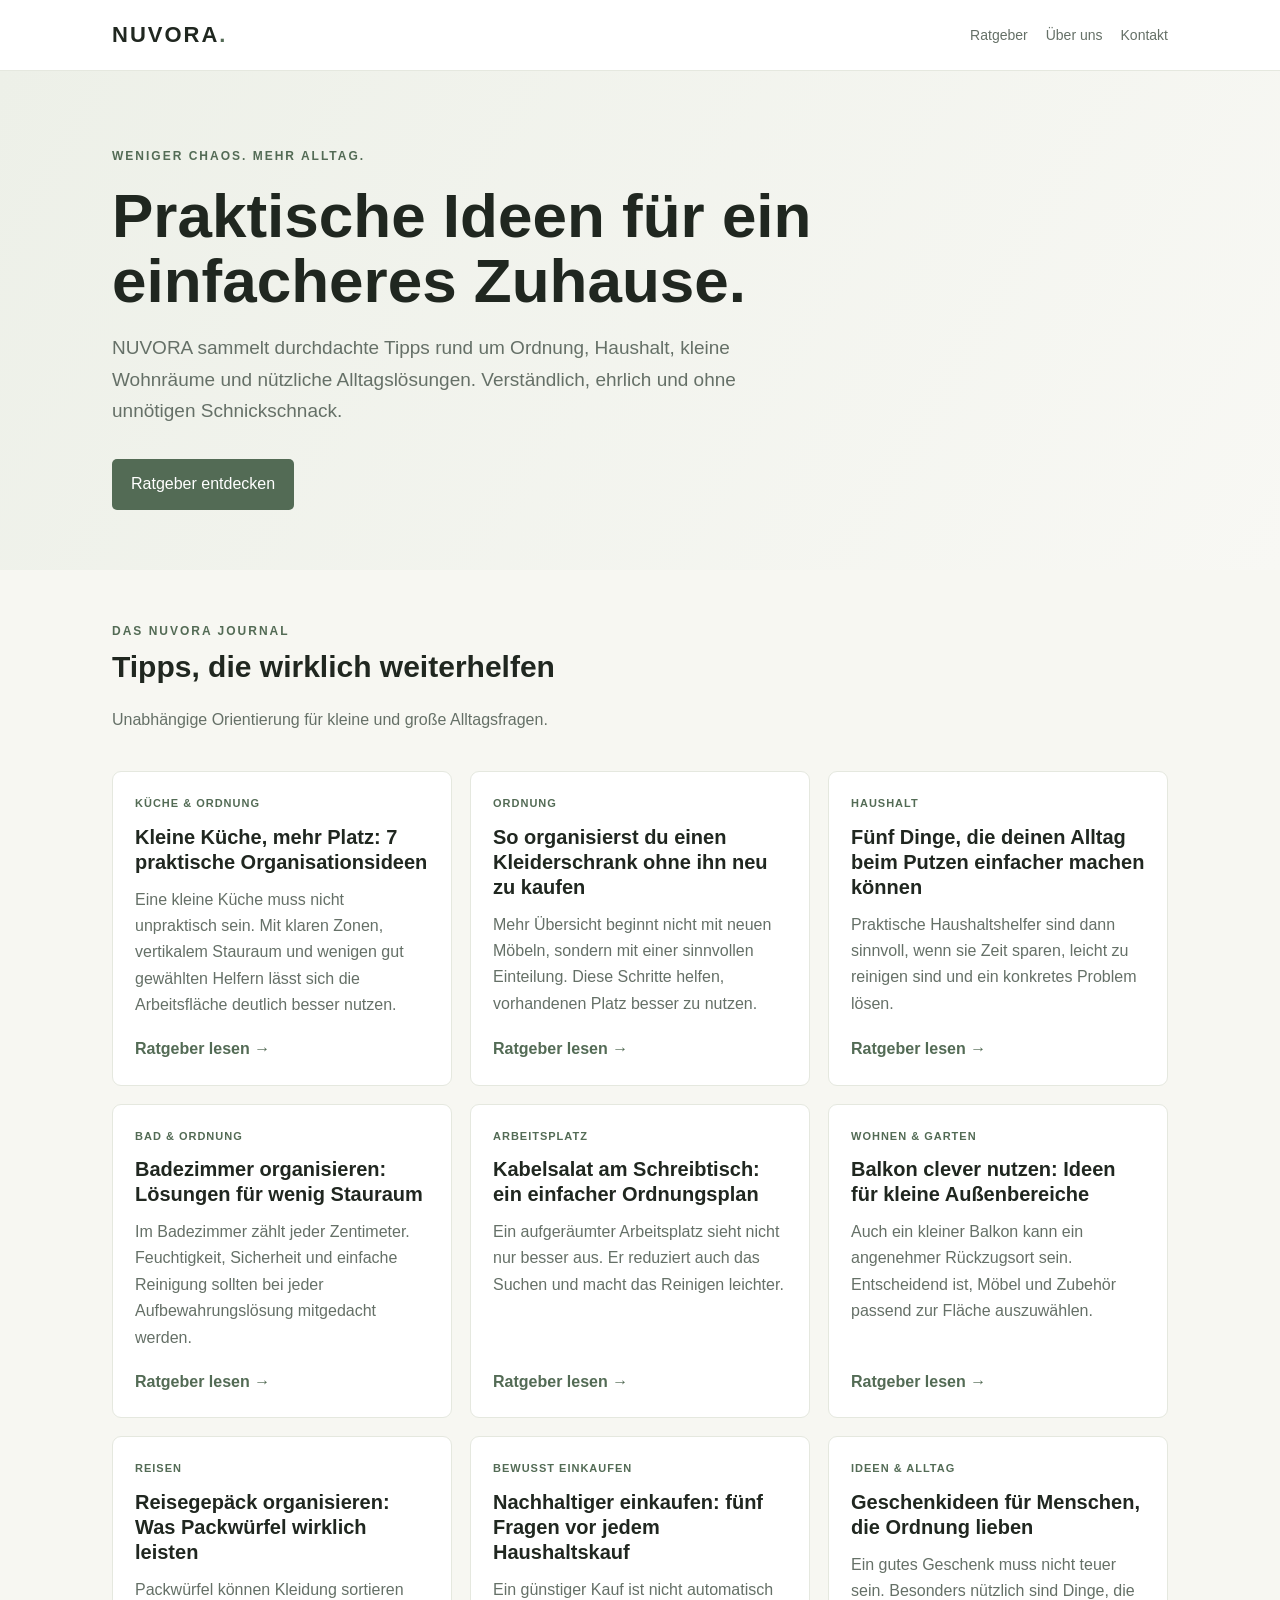
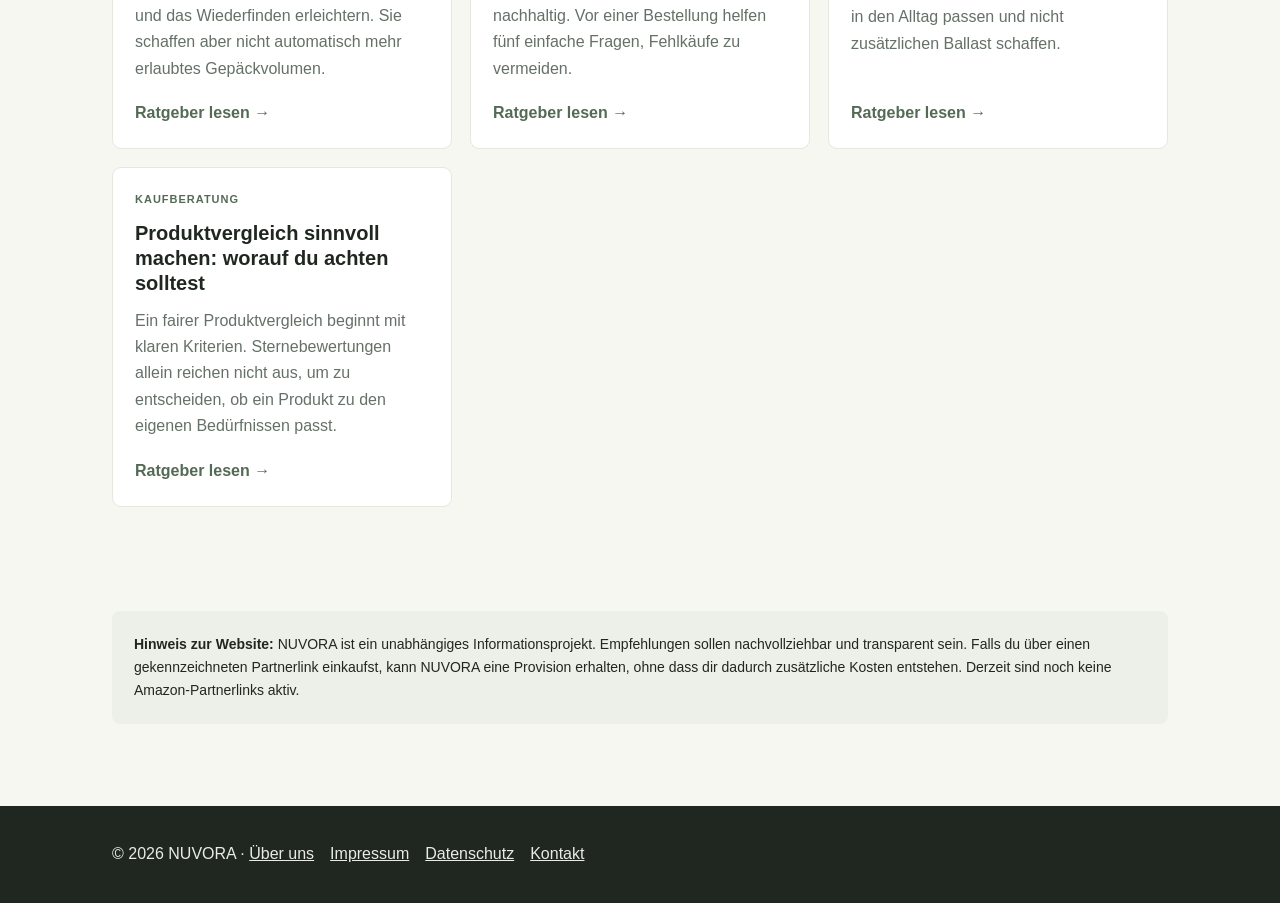
<file: index.html>
<!doctype html><html lang="de"><head><meta charset="utf-8"><meta name="viewport" content="width=device-width,initial-scale=1"><title>NUVORA – Ideen für einen einfacheren Alltag</title><meta name="description" content="Praktische Ideen, unabhängige Orientierung und Ratgeber für Zuhause, Ordnung und Alltag."><link rel="stylesheet" href="style.css"></head><body>
<header><div class="nav"><a class="logo" href="index.html">NUVORA<span>.</span></a><nav><a href="#ratgeber">Ratgeber</a><a href="ueber-uns.html">Über uns</a><a href="kontakt.html">Kontakt</a></nav></div></header>
<main><section class="hero"><div class="wrap"><div class="eyebrow">Weniger Chaos. Mehr Alltag.</div><h1>Praktische Ideen für ein einfacheres Zuhause.</h1><p class="lead">NUVORA sammelt durchdachte Tipps rund um Ordnung, Haushalt, kleine Wohnräume und nützliche Alltagslösungen. Verständlich, ehrlich und ohne unnötigen Schnickschnack.</p><a class="button" href="#ratgeber">Ratgeber entdecken</a></div></section>
<section id="ratgeber"><div class="wrap"><div class="section-head"><div><div class="eyebrow">Das NUVORA Journal</div><h2>Tipps, die wirklich weiterhelfen</h2><p class="muted">Unabhängige Orientierung für kleine und große Alltagsfragen.</p></div></div><div class="grid"><article class="card"><div class="tag">Küche & Ordnung</div><h3>Kleine Küche, mehr Platz: 7 praktische Organisationsideen</h3><p>Eine kleine Küche muss nicht unpraktisch sein. Mit klaren Zonen, vertikalem Stauraum und wenigen gut gewählten Helfern lässt sich die Arbeitsfläche deutlich besser nutzen.</p><a href="artikel/kleine-kuche-mehr-platz-7-praktische-organisationsideen.html">Ratgeber lesen →</a></article><article class="card"><div class="tag">Ordnung</div><h3>So organisierst du einen Kleiderschrank ohne ihn neu zu kaufen</h3><p>Mehr Übersicht beginnt nicht mit neuen Möbeln, sondern mit einer sinnvollen Einteilung. Diese Schritte helfen, vorhandenen Platz besser zu nutzen.</p><a href="artikel/so-organisierst-du-einen-kleiderschrank-ohne-ihn-neu-zu-kaufen.html">Ratgeber lesen →</a></article><article class="card"><div class="tag">Haushalt</div><h3>Fünf Dinge, die deinen Alltag beim Putzen einfacher machen können</h3><p>Praktische Haushaltshelfer sind dann sinnvoll, wenn sie Zeit sparen, leicht zu reinigen sind und ein konkretes Problem lösen.</p><a href="artikel/funf-dinge-die-deinen-alltag-beim-putzen-einfacher-machen-konnen.html">Ratgeber lesen →</a></article><article class="card"><div class="tag">Bad & Ordnung</div><h3>Badezimmer organisieren: Lösungen für wenig Stauraum</h3><p>Im Badezimmer zählt jeder Zentimeter. Feuchtigkeit, Sicherheit und einfache Reinigung sollten bei jeder Aufbewahrungslösung mitgedacht werden.</p><a href="artikel/badezimmer-organisieren-losungen-fur-wenig-stauraum.html">Ratgeber lesen →</a></article><article class="card"><div class="tag">Arbeitsplatz</div><h3>Kabelsalat am Schreibtisch: ein einfacher Ordnungsplan</h3><p>Ein aufgeräumter Arbeitsplatz sieht nicht nur besser aus. Er reduziert auch das Suchen und macht das Reinigen leichter.</p><a href="artikel/kabelsalat-am-schreibtisch-ein-einfacher-ordnungsplan.html">Ratgeber lesen →</a></article><article class="card"><div class="tag">Wohnen & Garten</div><h3>Balkon clever nutzen: Ideen für kleine Außenbereiche</h3><p>Auch ein kleiner Balkon kann ein angenehmer Rückzugsort sein. Entscheidend ist, Möbel und Zubehör passend zur Fläche auszuwählen.</p><a href="artikel/balkon-clever-nutzen-ideen-fur-kleine-auenbereiche.html">Ratgeber lesen →</a></article><article class="card"><div class="tag">Reisen</div><h3>Reisegepäck organisieren: Was Packwürfel wirklich leisten</h3><p>Packwürfel können Kleidung sortieren und das Wiederfinden erleichtern. Sie schaffen aber nicht automatisch mehr erlaubtes Gepäckvolumen.</p><a href="artikel/reisegepack-organisieren-was-packwurfel-wirklich-leisten.html">Ratgeber lesen →</a></article><article class="card"><div class="tag">Bewusst einkaufen</div><h3>Nachhaltiger einkaufen: fünf Fragen vor jedem Haushaltskauf</h3><p>Ein günstiger Kauf ist nicht automatisch nachhaltig. Vor einer Bestellung helfen fünf einfache Fragen, Fehlkäufe zu vermeiden.</p><a href="artikel/nachhaltiger-einkaufen-funf-fragen-vor-jedem-haushaltskauf.html">Ratgeber lesen →</a></article><article class="card"><div class="tag">Ideen & Alltag</div><h3>Geschenkideen für Menschen, die Ordnung lieben</h3><p>Ein gutes Geschenk muss nicht teuer sein. Besonders nützlich sind Dinge, die in den Alltag passen und nicht zusätzlichen Ballast schaffen.</p><a href="artikel/geschenkideen-fur-menschen-die-ordnung-lieben.html">Ratgeber lesen →</a></article><article class="card"><div class="tag">Kaufberatung</div><h3>Produktvergleich sinnvoll machen: worauf du achten solltest</h3><p>Ein fairer Produktvergleich beginnt mit klaren Kriterien. Sternebewertungen allein reichen nicht aus, um zu entscheiden, ob ein Produkt zu den eigenen Bedürfnissen passt.</p><a href="artikel/produktvergleich-sinnvoll-machen-worauf-du-achten-solltest.html">Ratgeber lesen →</a></article></div></div></section>
<section><div class="wrap"><div class="notice"><strong>Hinweis zur Website:</strong> NUVORA ist ein unabhängiges Informationsprojekt. Empfehlungen sollen nachvollziehbar und transparent sein. Falls du über einen gekennzeichneten Partnerlink einkaufst, kann NUVORA eine Provision erhalten, ohne dass dir dadurch zusätzliche Kosten entstehen. Derzeit sind noch keine Amazon-Partnerlinks aktiv.</div></div></section></main>
<footer><div class="wrap">© 2026 NUVORA · <a href="ueber-uns.html">Über uns</a><a href="impressum.html">Impressum</a><a href="datenschutz.html">Datenschutz</a><a href="kontakt.html">Kontakt</a></div></footer></body></html>
</file>
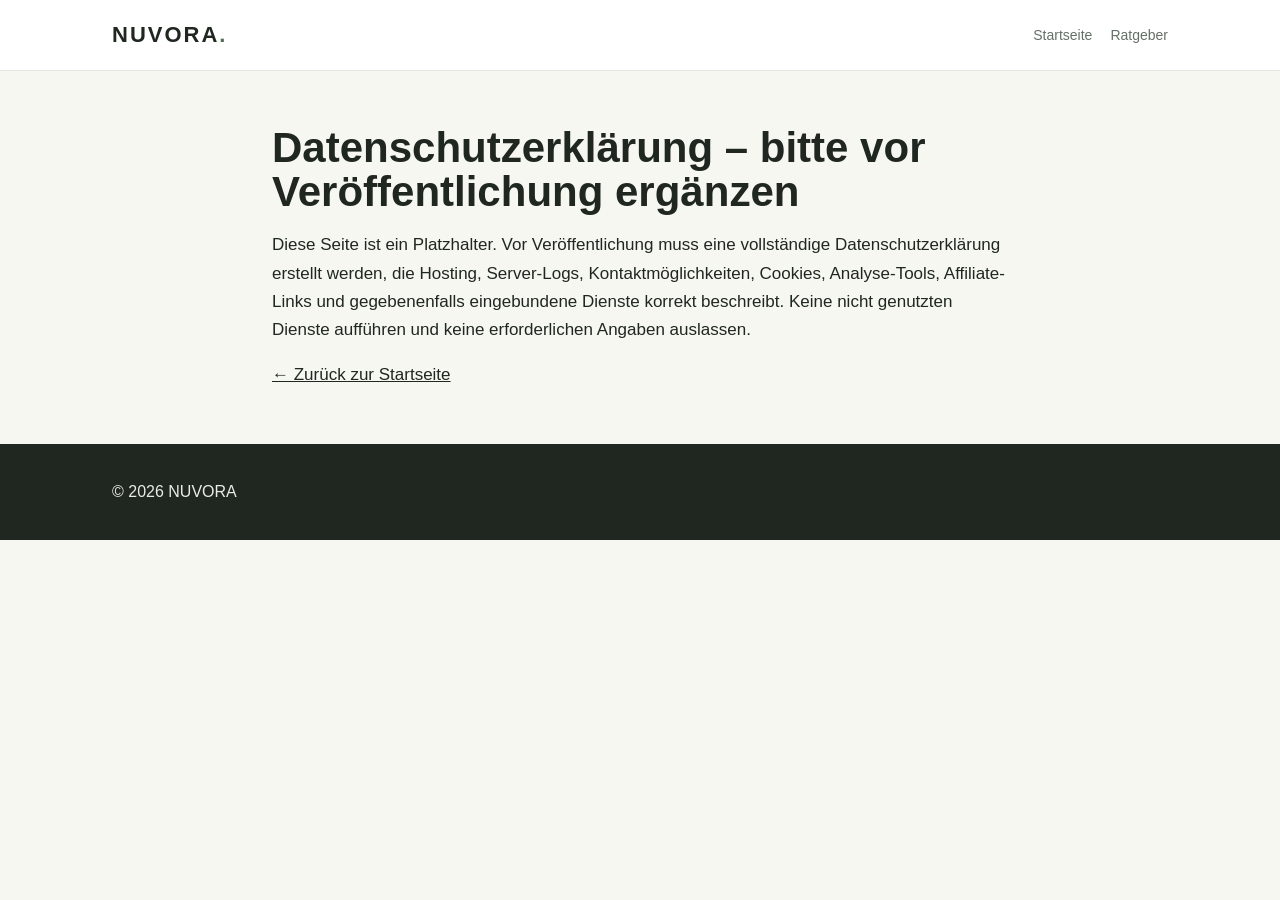
<file: datenschutz.html>
<!doctype html><html lang="de"><head><meta charset="utf-8"><meta name="viewport" content="width=device-width,initial-scale=1"><title>Datenschutzerklärung – bitte vor Veröffentlichung ergänzen | NUVORA</title><link rel="stylesheet" href="style.css"></head><body><header><div class="nav"><a class="logo" href="index.html">NUVORA<span>.</span></a><nav><a href="index.html">Startseite</a><a href="index.html#ratgeber">Ratgeber</a></nav></div></header><main class="article"><h1>Datenschutzerklärung – bitte vor Veröffentlichung ergänzen</h1><p>Diese Seite ist ein Platzhalter. Vor Veröffentlichung muss eine vollständige Datenschutzerklärung erstellt werden, die Hosting, Server-Logs, Kontaktmöglichkeiten, Cookies, Analyse-Tools, Affiliate-Links und gegebenenfalls eingebundene Dienste korrekt beschreibt. Keine nicht genutzten Dienste aufführen und keine erforderlichen Angaben auslassen.</p><p><a href="index.html">← Zurück zur Startseite</a></p></main><footer><div class="wrap">© 2026 NUVORA</div></footer></body></html>
</file>
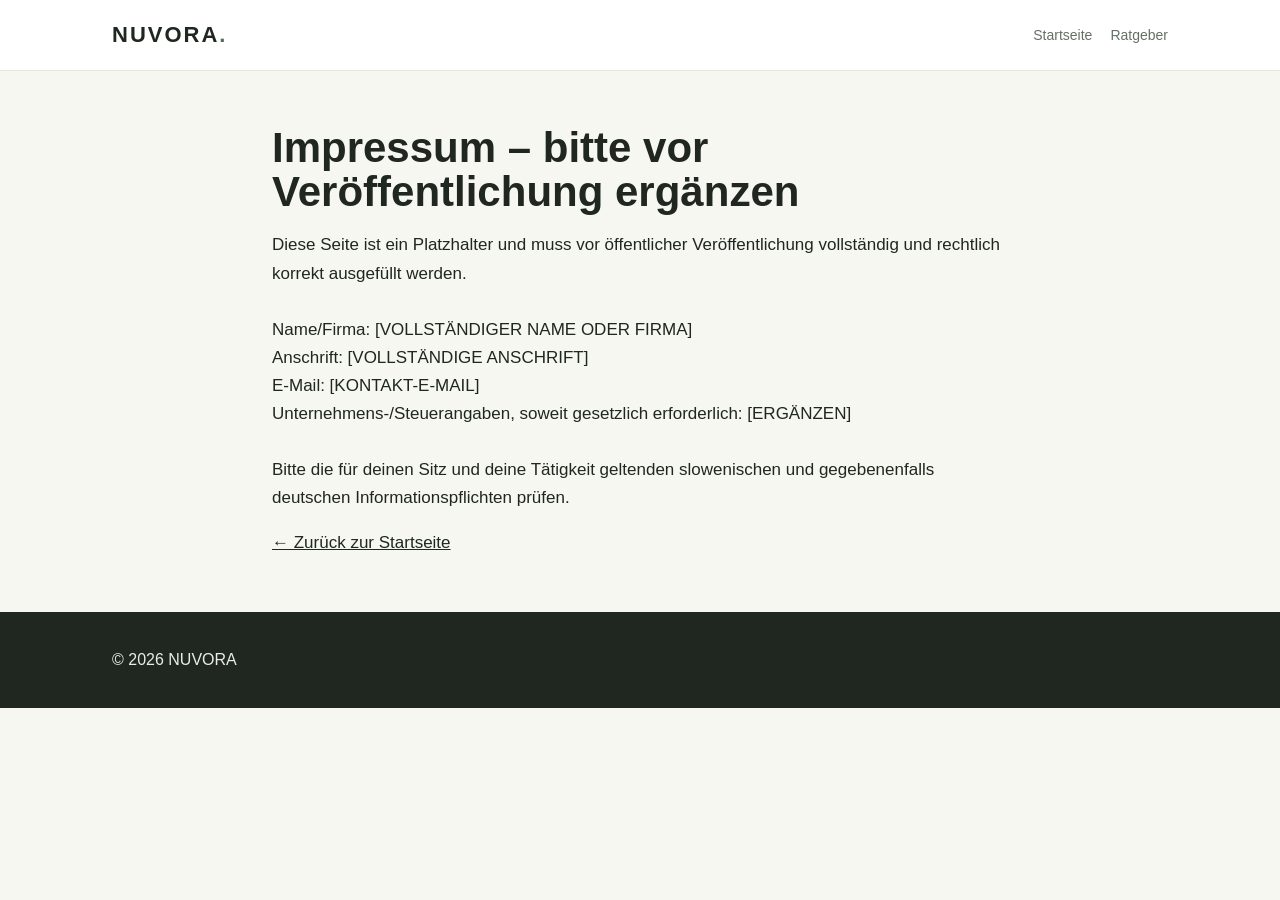
<file: impressum.html>
<!doctype html><html lang="de"><head><meta charset="utf-8"><meta name="viewport" content="width=device-width,initial-scale=1"><title>Impressum – bitte vor Veröffentlichung ergänzen | NUVORA</title><link rel="stylesheet" href="style.css"></head><body><header><div class="nav"><a class="logo" href="index.html">NUVORA<span>.</span></a><nav><a href="index.html">Startseite</a><a href="index.html#ratgeber">Ratgeber</a></nav></div></header><main class="article"><h1>Impressum – bitte vor Veröffentlichung ergänzen</h1><p>Diese Seite ist ein Platzhalter und muss vor öffentlicher Veröffentlichung vollständig und rechtlich korrekt ausgefüllt werden.<br><br>Name/Firma: [VOLLSTÄNDIGER NAME ODER FIRMA]<br>Anschrift: [VOLLSTÄNDIGE ANSCHRIFT]<br>E-Mail: [KONTAKT-E-MAIL]<br>Unternehmens-/Steuerangaben, soweit gesetzlich erforderlich: [ERGÄNZEN]<br><br>Bitte die für deinen Sitz und deine Tätigkeit geltenden slowenischen und gegebenenfalls deutschen Informationspflichten prüfen.</p><p><a href="index.html">← Zurück zur Startseite</a></p></main><footer><div class="wrap">© 2026 NUVORA</div></footer></body></html>
</file>
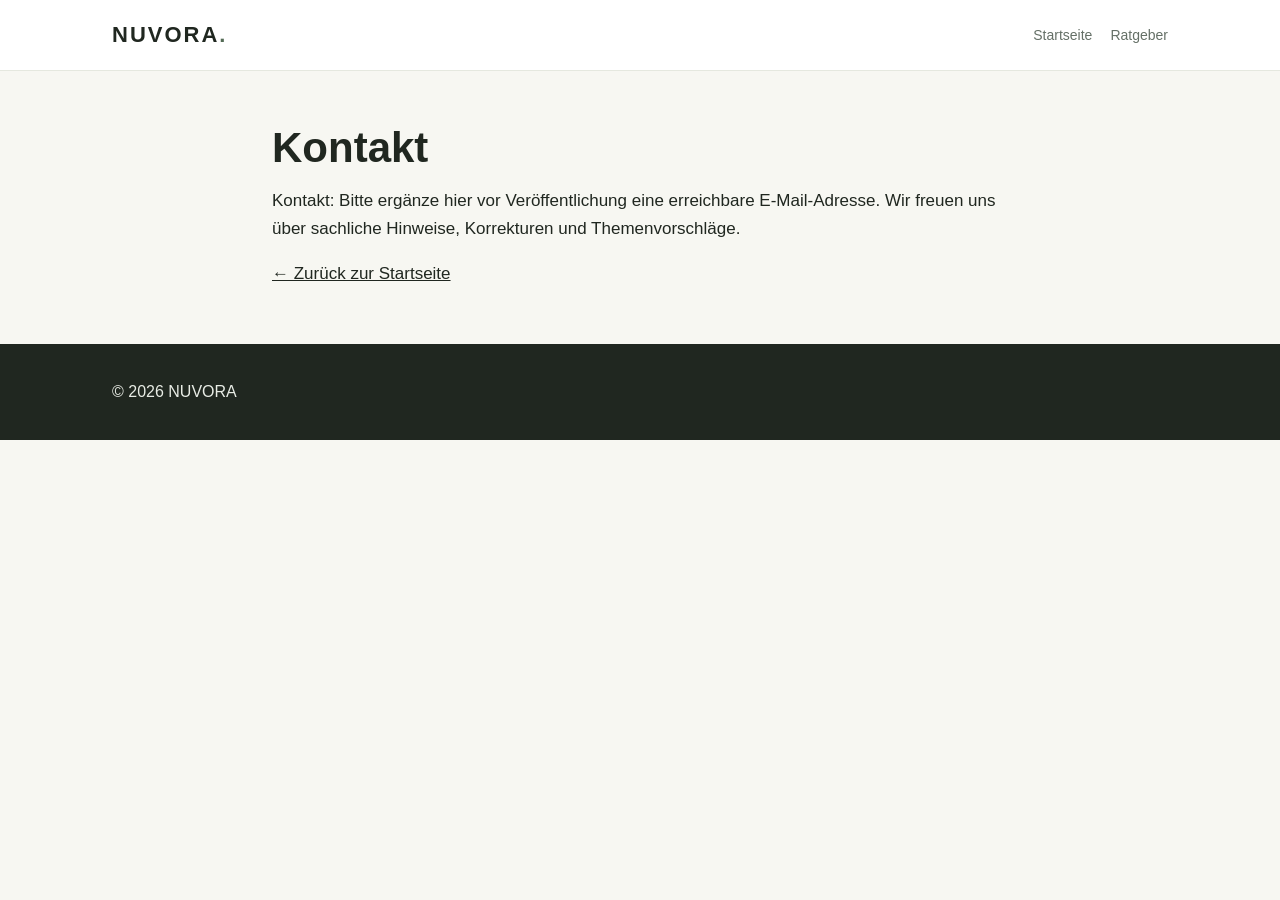
<file: kontakt.html>
<!doctype html><html lang="de"><head><meta charset="utf-8"><meta name="viewport" content="width=device-width,initial-scale=1"><title>Kontakt | NUVORA</title><link rel="stylesheet" href="style.css"></head><body><header><div class="nav"><a class="logo" href="index.html">NUVORA<span>.</span></a><nav><a href="index.html">Startseite</a><a href="index.html#ratgeber">Ratgeber</a></nav></div></header><main class="article"><h1>Kontakt</h1><p>Kontakt: Bitte ergänze hier vor Veröffentlichung eine erreichbare E-Mail-Adresse. Wir freuen uns über sachliche Hinweise, Korrekturen und Themenvorschläge.</p><p><a href="index.html">← Zurück zur Startseite</a></p></main><footer><div class="wrap">© 2026 NUVORA</div></footer></body></html>
</file>
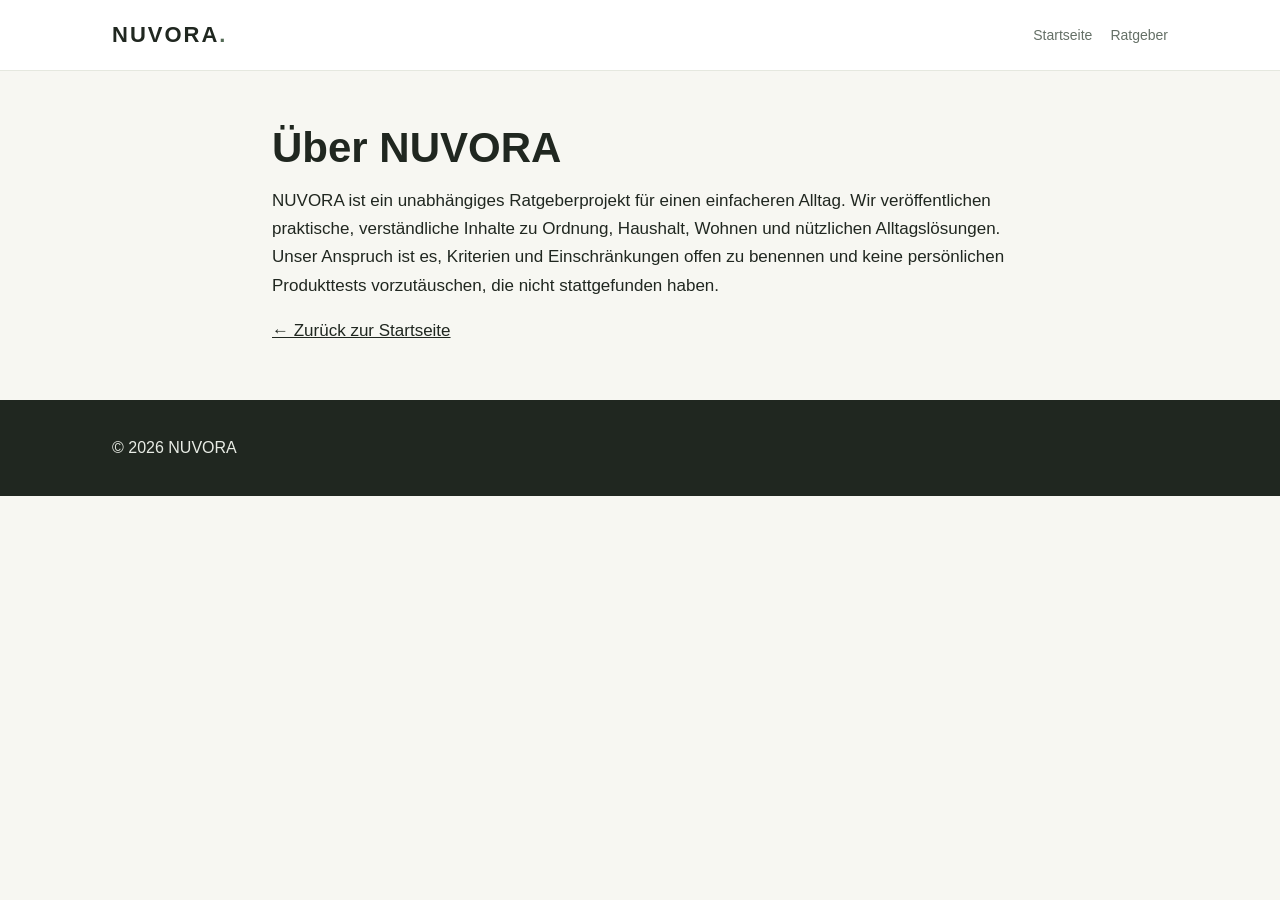
<file: ueber-uns.html>
<!doctype html><html lang="de"><head><meta charset="utf-8"><meta name="viewport" content="width=device-width,initial-scale=1"><title>Über NUVORA | NUVORA</title><link rel="stylesheet" href="style.css"></head><body><header><div class="nav"><a class="logo" href="index.html">NUVORA<span>.</span></a><nav><a href="index.html">Startseite</a><a href="index.html#ratgeber">Ratgeber</a></nav></div></header><main class="article"><h1>Über NUVORA</h1><p>NUVORA ist ein unabhängiges Ratgeberprojekt für einen einfacheren Alltag. Wir veröffentlichen praktische, verständliche Inhalte zu Ordnung, Haushalt, Wohnen und nützlichen Alltagslösungen. Unser Anspruch ist es, Kriterien und Einschränkungen offen zu benennen und keine persönlichen Produkttests vorzutäuschen, die nicht stattgefunden haben.</p><p><a href="index.html">← Zurück zur Startseite</a></p></main><footer><div class="wrap">© 2026 NUVORA</div></footer></body></html>
</file>
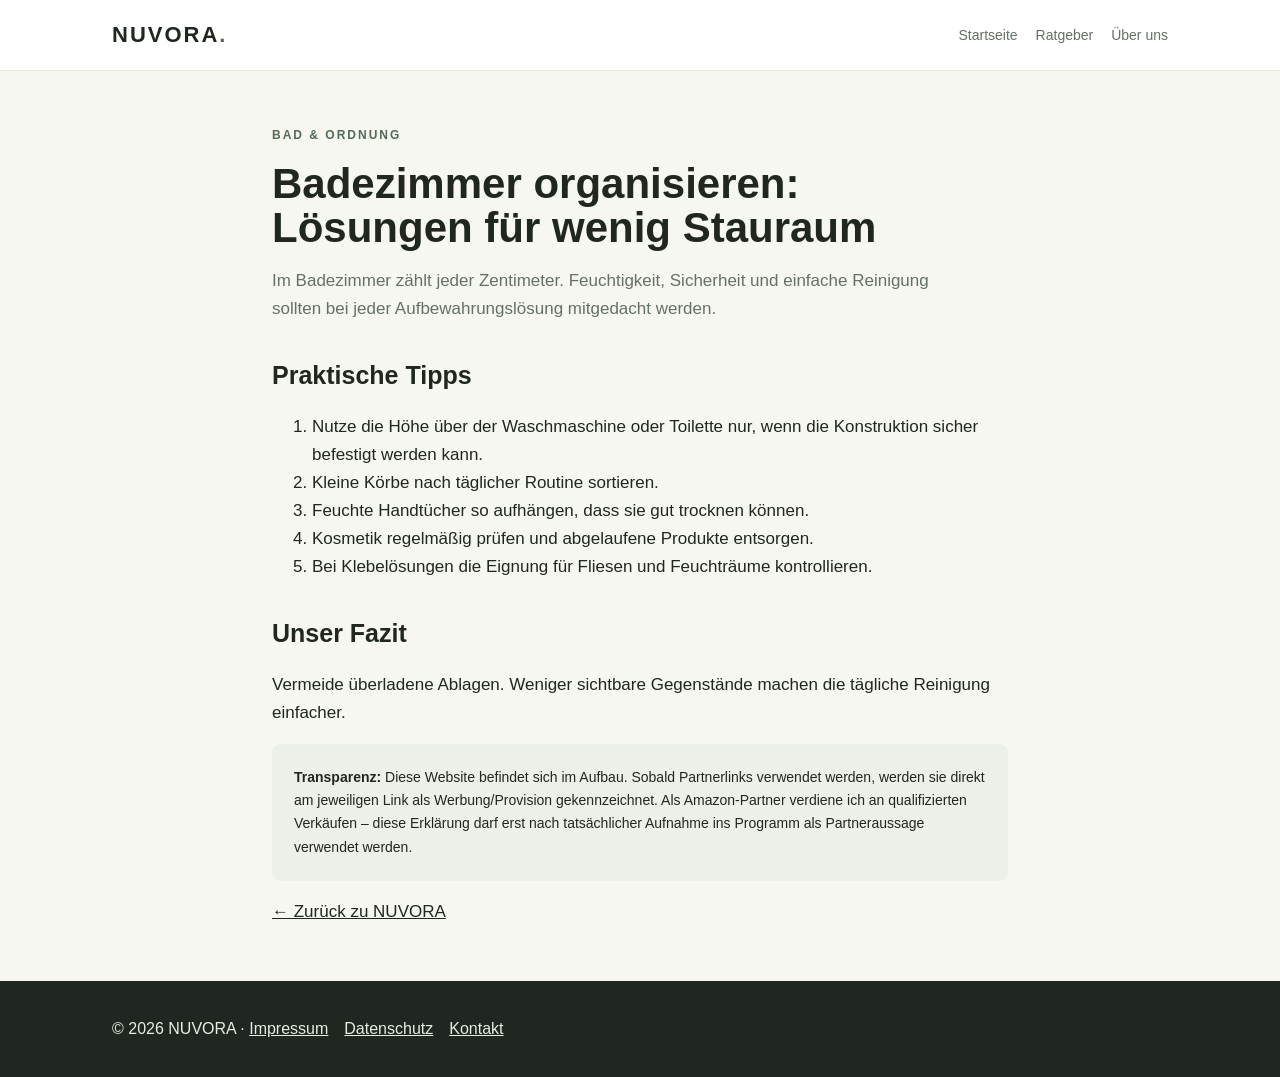
<file: artikel/badezimmer-organisieren-losungen-fur-wenig-stauraum.html>
<!doctype html><html lang="de"><head><meta charset="utf-8"><meta name="viewport" content="width=device-width,initial-scale=1"><title>Badezimmer organisieren: Lösungen für wenig Stauraum | NUVORA</title><meta name="description" content="Im Badezimmer zählt jeder Zentimeter. Feuchtigkeit, Sicherheit und einfache Reinigung sollten bei jeder Aufbewahrungslösung mitgedacht werden."><link rel="stylesheet" href="../style.css"></head><body><header><div class="nav"><a class="logo" href="../index.html">NUVORA<span>.</span></a><nav><a href="../index.html">Startseite</a><a href="../index.html#ratgeber">Ratgeber</a><a href="../ueber-uns.html">Über uns</a></nav></div></header><main class="article"><div class="eyebrow">Bad & Ordnung</div><h1>Badezimmer organisieren: Lösungen für wenig Stauraum</h1><p class="lead">Im Badezimmer zählt jeder Zentimeter. Feuchtigkeit, Sicherheit und einfache Reinigung sollten bei jeder Aufbewahrungslösung mitgedacht werden.</p><h2>Praktische Tipps</h2><ol><li>Nutze die Höhe über der Waschmaschine oder Toilette nur, wenn die Konstruktion sicher befestigt werden kann.</li><li>Kleine Körbe nach täglicher Routine sortieren.</li><li>Feuchte Handtücher so aufhängen, dass sie gut trocknen können.</li><li>Kosmetik regelmäßig prüfen und abgelaufene Produkte entsorgen.</li><li>Bei Klebelösungen die Eignung für Fliesen und Feuchträume kontrollieren.</li></ol><h2>Unser Fazit</h2><p>Vermeide überladene Ablagen. Weniger sichtbare Gegenstände machen die tägliche Reinigung einfacher.</p><div class="notice"><strong>Transparenz:</strong> Diese Website befindet sich im Aufbau. Sobald Partnerlinks verwendet werden, werden sie direkt am jeweiligen Link als Werbung/Provision gekennzeichnet. Als Amazon-Partner verdiene ich an qualifizierten Verkäufen – diese Erklärung darf erst nach tatsächlicher Aufnahme ins Programm als Partneraussage verwendet werden.</div><p><a href="../index.html">← Zurück zu NUVORA</a></p></main><footer><div class="wrap">© 2026 NUVORA · <a href="../impressum.html">Impressum</a><a href="../datenschutz.html">Datenschutz</a><a href="../kontakt.html">Kontakt</a></div></footer></body></html>
</file>
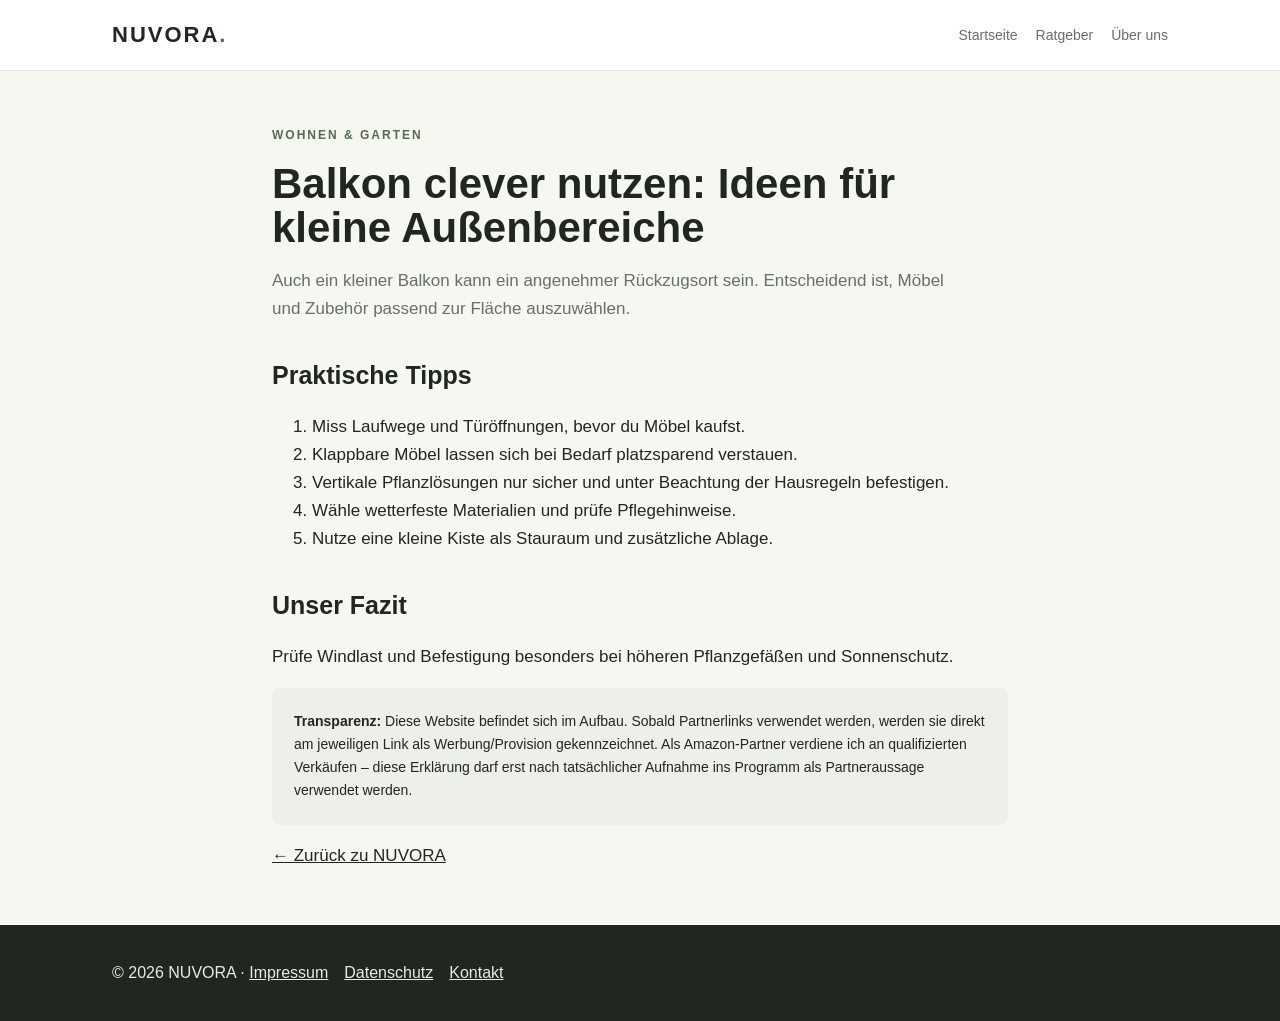
<file: artikel/balkon-clever-nutzen-ideen-fur-kleine-auenbereiche.html>
<!doctype html><html lang="de"><head><meta charset="utf-8"><meta name="viewport" content="width=device-width,initial-scale=1"><title>Balkon clever nutzen: Ideen für kleine Außenbereiche | NUVORA</title><meta name="description" content="Auch ein kleiner Balkon kann ein angenehmer Rückzugsort sein. Entscheidend ist, Möbel und Zubehör passend zur Fläche auszuwählen."><link rel="stylesheet" href="../style.css"></head><body><header><div class="nav"><a class="logo" href="../index.html">NUVORA<span>.</span></a><nav><a href="../index.html">Startseite</a><a href="../index.html#ratgeber">Ratgeber</a><a href="../ueber-uns.html">Über uns</a></nav></div></header><main class="article"><div class="eyebrow">Wohnen & Garten</div><h1>Balkon clever nutzen: Ideen für kleine Außenbereiche</h1><p class="lead">Auch ein kleiner Balkon kann ein angenehmer Rückzugsort sein. Entscheidend ist, Möbel und Zubehör passend zur Fläche auszuwählen.</p><h2>Praktische Tipps</h2><ol><li>Miss Laufwege und Türöffnungen, bevor du Möbel kaufst.</li><li>Klappbare Möbel lassen sich bei Bedarf platzsparend verstauen.</li><li>Vertikale Pflanzlösungen nur sicher und unter Beachtung der Hausregeln befestigen.</li><li>Wähle wetterfeste Materialien und prüfe Pflegehinweise.</li><li>Nutze eine kleine Kiste als Stauraum und zusätzliche Ablage.</li></ol><h2>Unser Fazit</h2><p>Prüfe Windlast und Befestigung besonders bei höheren Pflanzgefäßen und Sonnenschutz.</p><div class="notice"><strong>Transparenz:</strong> Diese Website befindet sich im Aufbau. Sobald Partnerlinks verwendet werden, werden sie direkt am jeweiligen Link als Werbung/Provision gekennzeichnet. Als Amazon-Partner verdiene ich an qualifizierten Verkäufen – diese Erklärung darf erst nach tatsächlicher Aufnahme ins Programm als Partneraussage verwendet werden.</div><p><a href="../index.html">← Zurück zu NUVORA</a></p></main><footer><div class="wrap">© 2026 NUVORA · <a href="../impressum.html">Impressum</a><a href="../datenschutz.html">Datenschutz</a><a href="../kontakt.html">Kontakt</a></div></footer></body></html>
</file>
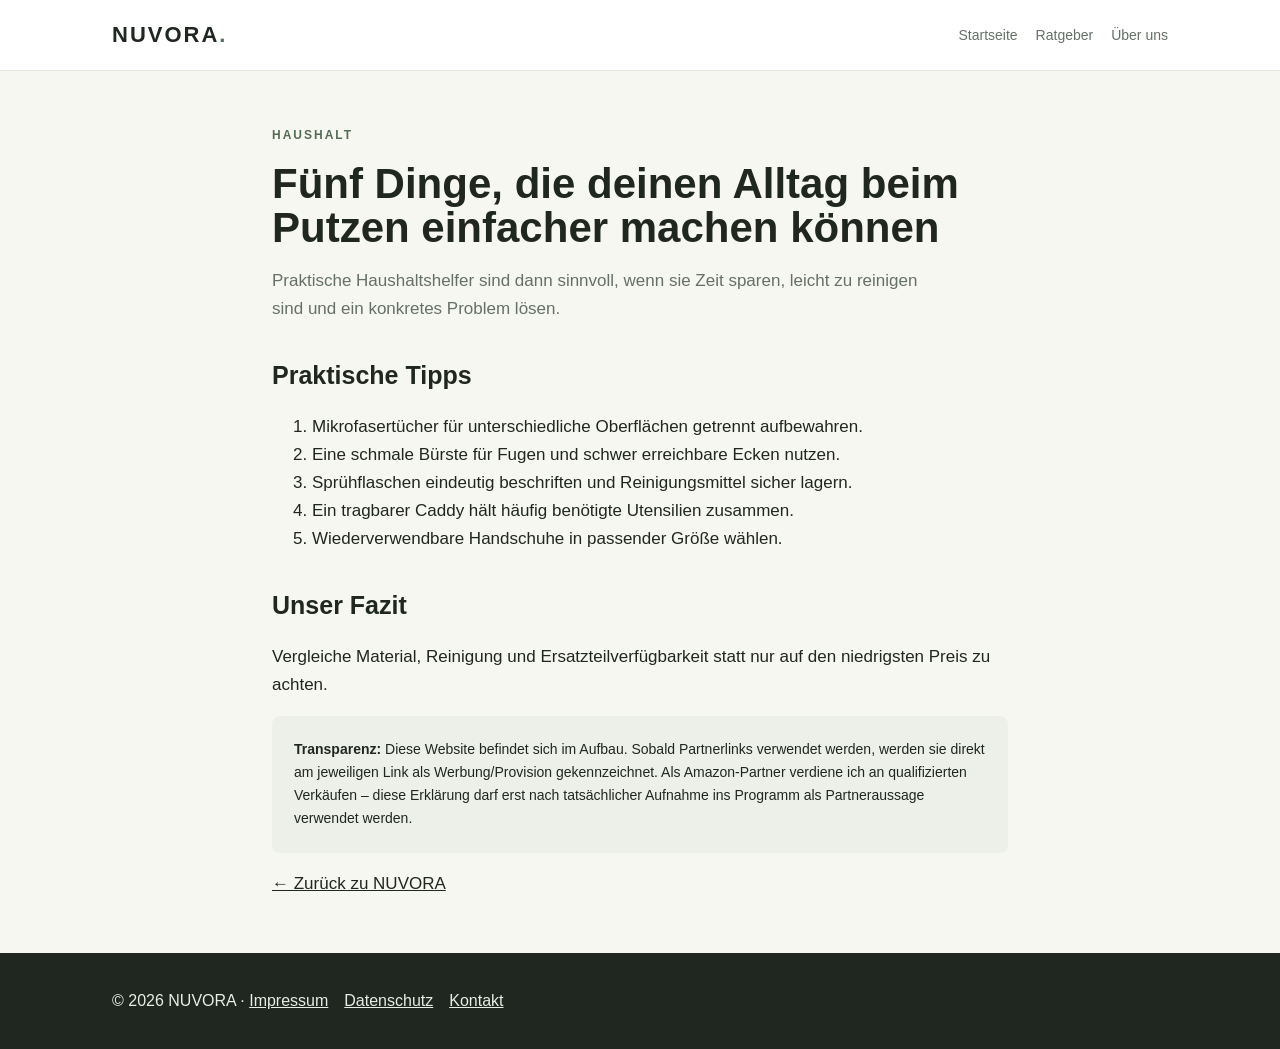
<file: artikel/funf-dinge-die-deinen-alltag-beim-putzen-einfacher-machen-konnen.html>
<!doctype html><html lang="de"><head><meta charset="utf-8"><meta name="viewport" content="width=device-width,initial-scale=1"><title>Fünf Dinge, die deinen Alltag beim Putzen einfacher machen können | NUVORA</title><meta name="description" content="Praktische Haushaltshelfer sind dann sinnvoll, wenn sie Zeit sparen, leicht zu reinigen sind und ein konkretes Problem lösen."><link rel="stylesheet" href="../style.css"></head><body><header><div class="nav"><a class="logo" href="../index.html">NUVORA<span>.</span></a><nav><a href="../index.html">Startseite</a><a href="../index.html#ratgeber">Ratgeber</a><a href="../ueber-uns.html">Über uns</a></nav></div></header><main class="article"><div class="eyebrow">Haushalt</div><h1>Fünf Dinge, die deinen Alltag beim Putzen einfacher machen können</h1><p class="lead">Praktische Haushaltshelfer sind dann sinnvoll, wenn sie Zeit sparen, leicht zu reinigen sind und ein konkretes Problem lösen.</p><h2>Praktische Tipps</h2><ol><li>Mikrofasertücher für unterschiedliche Oberflächen getrennt aufbewahren.</li><li>Eine schmale Bürste für Fugen und schwer erreichbare Ecken nutzen.</li><li>Sprühflaschen eindeutig beschriften und Reinigungsmittel sicher lagern.</li><li>Ein tragbarer Caddy hält häufig benötigte Utensilien zusammen.</li><li>Wiederverwendbare Handschuhe in passender Größe wählen.</li></ol><h2>Unser Fazit</h2><p>Vergleiche Material, Reinigung und Ersatzteilverfügbarkeit statt nur auf den niedrigsten Preis zu achten.</p><div class="notice"><strong>Transparenz:</strong> Diese Website befindet sich im Aufbau. Sobald Partnerlinks verwendet werden, werden sie direkt am jeweiligen Link als Werbung/Provision gekennzeichnet. Als Amazon-Partner verdiene ich an qualifizierten Verkäufen – diese Erklärung darf erst nach tatsächlicher Aufnahme ins Programm als Partneraussage verwendet werden.</div><p><a href="../index.html">← Zurück zu NUVORA</a></p></main><footer><div class="wrap">© 2026 NUVORA · <a href="../impressum.html">Impressum</a><a href="../datenschutz.html">Datenschutz</a><a href="../kontakt.html">Kontakt</a></div></footer></body></html>
</file>
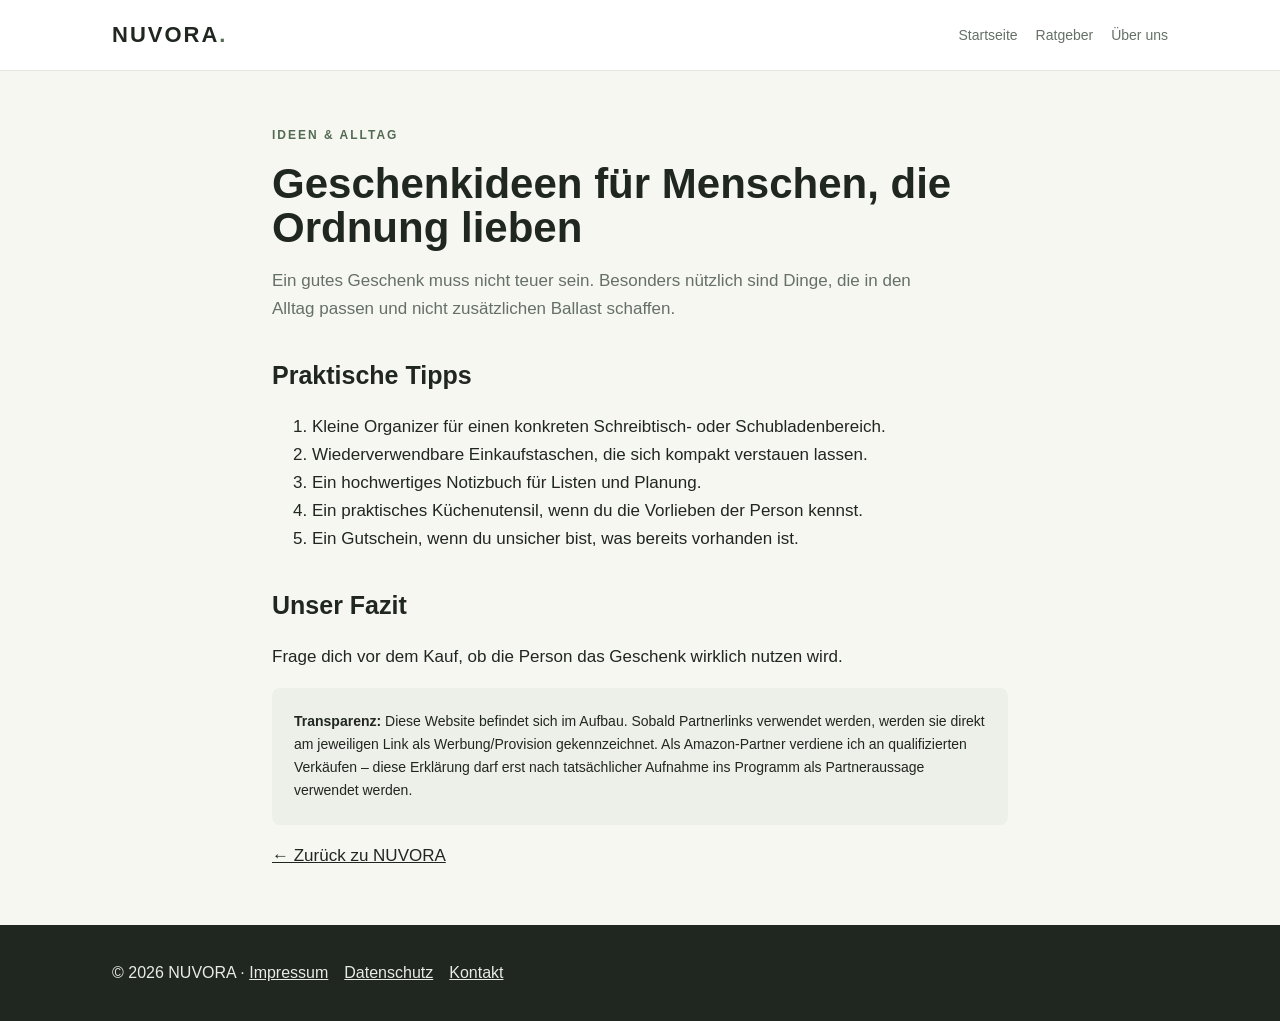
<file: artikel/geschenkideen-fur-menschen-die-ordnung-lieben.html>
<!doctype html><html lang="de"><head><meta charset="utf-8"><meta name="viewport" content="width=device-width,initial-scale=1"><title>Geschenkideen für Menschen, die Ordnung lieben | NUVORA</title><meta name="description" content="Ein gutes Geschenk muss nicht teuer sein. Besonders nützlich sind Dinge, die in den Alltag passen und nicht zusätzlichen Ballast schaffen."><link rel="stylesheet" href="../style.css"></head><body><header><div class="nav"><a class="logo" href="../index.html">NUVORA<span>.</span></a><nav><a href="../index.html">Startseite</a><a href="../index.html#ratgeber">Ratgeber</a><a href="../ueber-uns.html">Über uns</a></nav></div></header><main class="article"><div class="eyebrow">Ideen & Alltag</div><h1>Geschenkideen für Menschen, die Ordnung lieben</h1><p class="lead">Ein gutes Geschenk muss nicht teuer sein. Besonders nützlich sind Dinge, die in den Alltag passen und nicht zusätzlichen Ballast schaffen.</p><h2>Praktische Tipps</h2><ol><li>Kleine Organizer für einen konkreten Schreibtisch- oder Schubladenbereich.</li><li>Wiederverwendbare Einkaufstaschen, die sich kompakt verstauen lassen.</li><li>Ein hochwertiges Notizbuch für Listen und Planung.</li><li>Ein praktisches Küchenutensil, wenn du die Vorlieben der Person kennst.</li><li>Ein Gutschein, wenn du unsicher bist, was bereits vorhanden ist.</li></ol><h2>Unser Fazit</h2><p>Frage dich vor dem Kauf, ob die Person das Geschenk wirklich nutzen wird.</p><div class="notice"><strong>Transparenz:</strong> Diese Website befindet sich im Aufbau. Sobald Partnerlinks verwendet werden, werden sie direkt am jeweiligen Link als Werbung/Provision gekennzeichnet. Als Amazon-Partner verdiene ich an qualifizierten Verkäufen – diese Erklärung darf erst nach tatsächlicher Aufnahme ins Programm als Partneraussage verwendet werden.</div><p><a href="../index.html">← Zurück zu NUVORA</a></p></main><footer><div class="wrap">© 2026 NUVORA · <a href="../impressum.html">Impressum</a><a href="../datenschutz.html">Datenschutz</a><a href="../kontakt.html">Kontakt</a></div></footer></body></html>
</file>
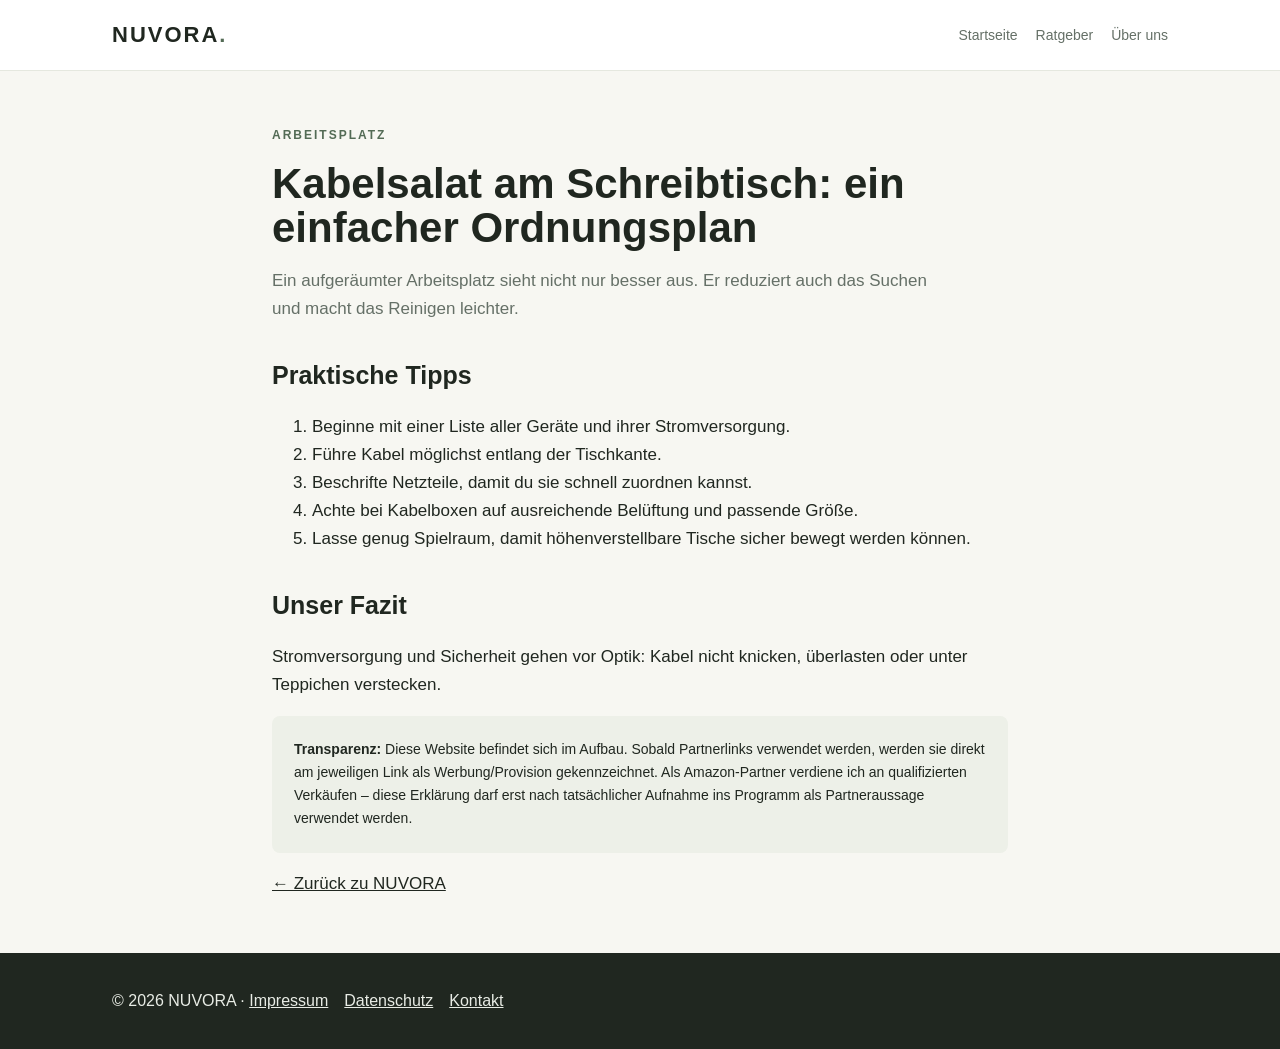
<file: artikel/kabelsalat-am-schreibtisch-ein-einfacher-ordnungsplan.html>
<!doctype html><html lang="de"><head><meta charset="utf-8"><meta name="viewport" content="width=device-width,initial-scale=1"><title>Kabelsalat am Schreibtisch: ein einfacher Ordnungsplan | NUVORA</title><meta name="description" content="Ein aufgeräumter Arbeitsplatz sieht nicht nur besser aus. Er reduziert auch das Suchen und macht das Reinigen leichter."><link rel="stylesheet" href="../style.css"></head><body><header><div class="nav"><a class="logo" href="../index.html">NUVORA<span>.</span></a><nav><a href="../index.html">Startseite</a><a href="../index.html#ratgeber">Ratgeber</a><a href="../ueber-uns.html">Über uns</a></nav></div></header><main class="article"><div class="eyebrow">Arbeitsplatz</div><h1>Kabelsalat am Schreibtisch: ein einfacher Ordnungsplan</h1><p class="lead">Ein aufgeräumter Arbeitsplatz sieht nicht nur besser aus. Er reduziert auch das Suchen und macht das Reinigen leichter.</p><h2>Praktische Tipps</h2><ol><li>Beginne mit einer Liste aller Geräte und ihrer Stromversorgung.</li><li>Führe Kabel möglichst entlang der Tischkante.</li><li>Beschrifte Netzteile, damit du sie schnell zuordnen kannst.</li><li>Achte bei Kabelboxen auf ausreichende Belüftung und passende Größe.</li><li>Lasse genug Spielraum, damit höhenverstellbare Tische sicher bewegt werden können.</li></ol><h2>Unser Fazit</h2><p>Stromversorgung und Sicherheit gehen vor Optik: Kabel nicht knicken, überlasten oder unter Teppichen verstecken.</p><div class="notice"><strong>Transparenz:</strong> Diese Website befindet sich im Aufbau. Sobald Partnerlinks verwendet werden, werden sie direkt am jeweiligen Link als Werbung/Provision gekennzeichnet. Als Amazon-Partner verdiene ich an qualifizierten Verkäufen – diese Erklärung darf erst nach tatsächlicher Aufnahme ins Programm als Partneraussage verwendet werden.</div><p><a href="../index.html">← Zurück zu NUVORA</a></p></main><footer><div class="wrap">© 2026 NUVORA · <a href="../impressum.html">Impressum</a><a href="../datenschutz.html">Datenschutz</a><a href="../kontakt.html">Kontakt</a></div></footer></body></html>
</file>
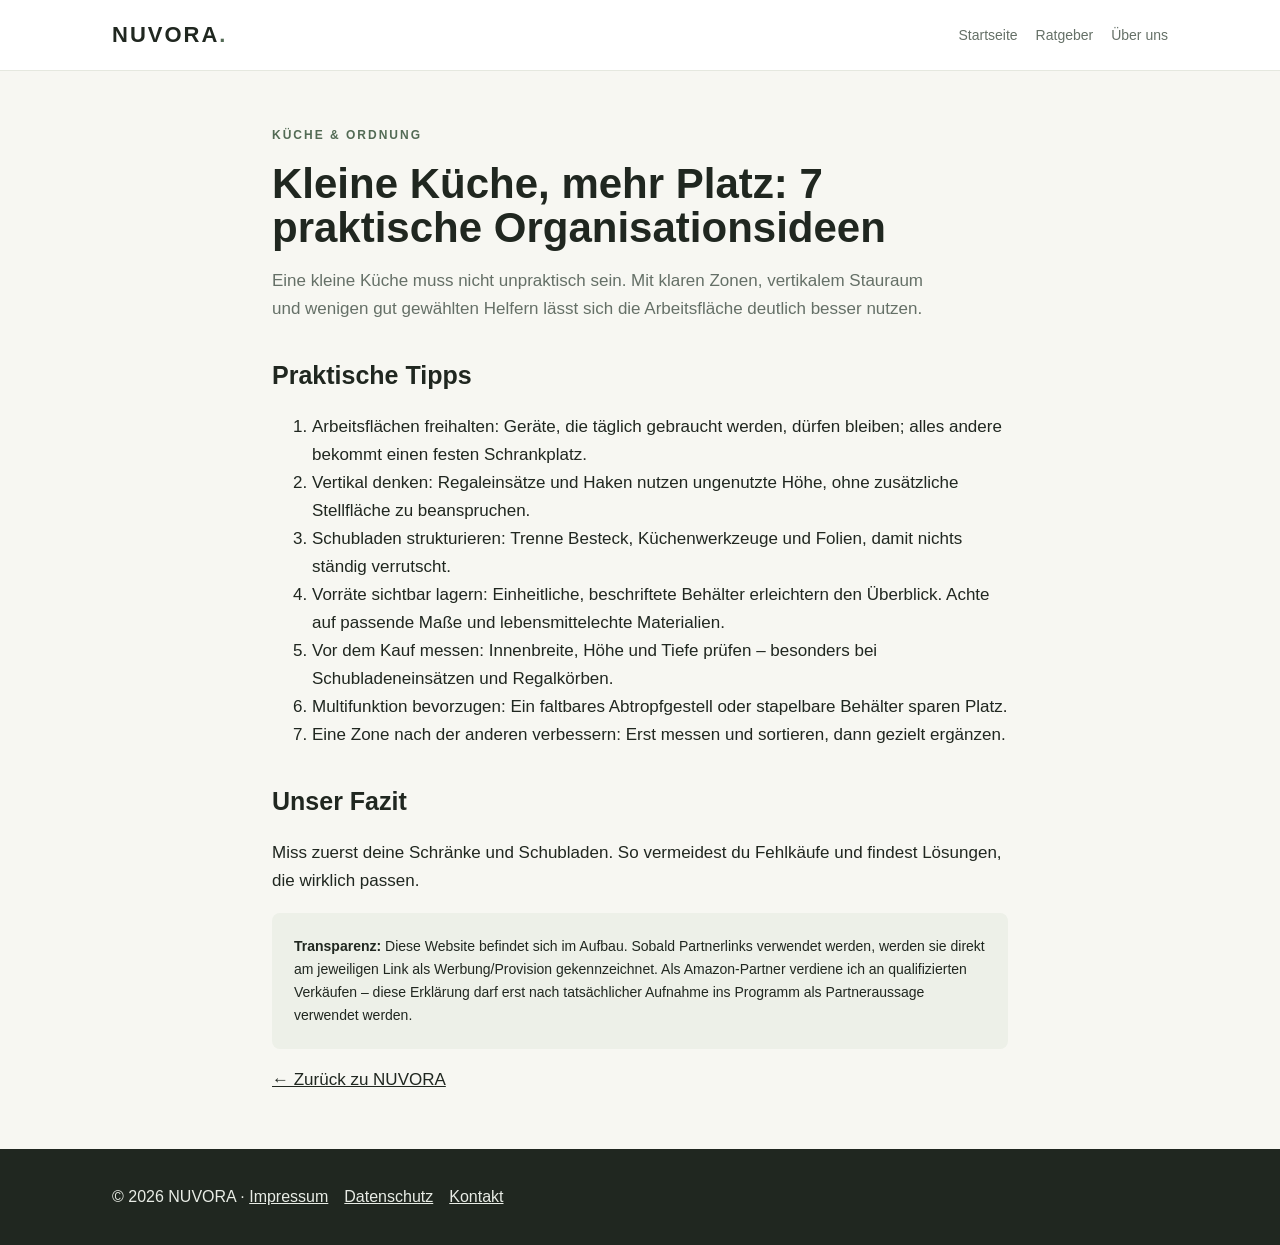
<file: artikel/kleine-kuche-mehr-platz-7-praktische-organisationsideen.html>
<!doctype html><html lang="de"><head><meta charset="utf-8"><meta name="viewport" content="width=device-width,initial-scale=1"><title>Kleine Küche, mehr Platz: 7 praktische Organisationsideen | NUVORA</title><meta name="description" content="Eine kleine Küche muss nicht unpraktisch sein. Mit klaren Zonen, vertikalem Stauraum und wenigen gut gewählten Helfern lässt sich die Arbeitsfläche deutlich besser nutzen."><link rel="stylesheet" href="../style.css"></head><body><header><div class="nav"><a class="logo" href="../index.html">NUVORA<span>.</span></a><nav><a href="../index.html">Startseite</a><a href="../index.html#ratgeber">Ratgeber</a><a href="../ueber-uns.html">Über uns</a></nav></div></header><main class="article"><div class="eyebrow">Küche & Ordnung</div><h1>Kleine Küche, mehr Platz: 7 praktische Organisationsideen</h1><p class="lead">Eine kleine Küche muss nicht unpraktisch sein. Mit klaren Zonen, vertikalem Stauraum und wenigen gut gewählten Helfern lässt sich die Arbeitsfläche deutlich besser nutzen.</p><h2>Praktische Tipps</h2><ol><li>Arbeitsflächen freihalten: Geräte, die täglich gebraucht werden, dürfen bleiben; alles andere bekommt einen festen Schrankplatz.</li><li>Vertikal denken: Regaleinsätze und Haken nutzen ungenutzte Höhe, ohne zusätzliche Stellfläche zu beanspruchen.</li><li>Schubladen strukturieren: Trenne Besteck, Küchenwerkzeuge und Folien, damit nichts ständig verrutscht.</li><li>Vorräte sichtbar lagern: Einheitliche, beschriftete Behälter erleichtern den Überblick. Achte auf passende Maße und lebensmittelechte Materialien.</li><li>Vor dem Kauf messen: Innenbreite, Höhe und Tiefe prüfen – besonders bei Schubladeneinsätzen und Regalkörben.</li><li>Multifunktion bevorzugen: Ein faltbares Abtropfgestell oder stapelbare Behälter sparen Platz.</li><li>Eine Zone nach der anderen verbessern: Erst messen und sortieren, dann gezielt ergänzen.</li></ol><h2>Unser Fazit</h2><p>Miss zuerst deine Schränke und Schubladen. So vermeidest du Fehlkäufe und findest Lösungen, die wirklich passen.</p><div class="notice"><strong>Transparenz:</strong> Diese Website befindet sich im Aufbau. Sobald Partnerlinks verwendet werden, werden sie direkt am jeweiligen Link als Werbung/Provision gekennzeichnet. Als Amazon-Partner verdiene ich an qualifizierten Verkäufen – diese Erklärung darf erst nach tatsächlicher Aufnahme ins Programm als Partneraussage verwendet werden.</div><p><a href="../index.html">← Zurück zu NUVORA</a></p></main><footer><div class="wrap">© 2026 NUVORA · <a href="../impressum.html">Impressum</a><a href="../datenschutz.html">Datenschutz</a><a href="../kontakt.html">Kontakt</a></div></footer></body></html>
</file>
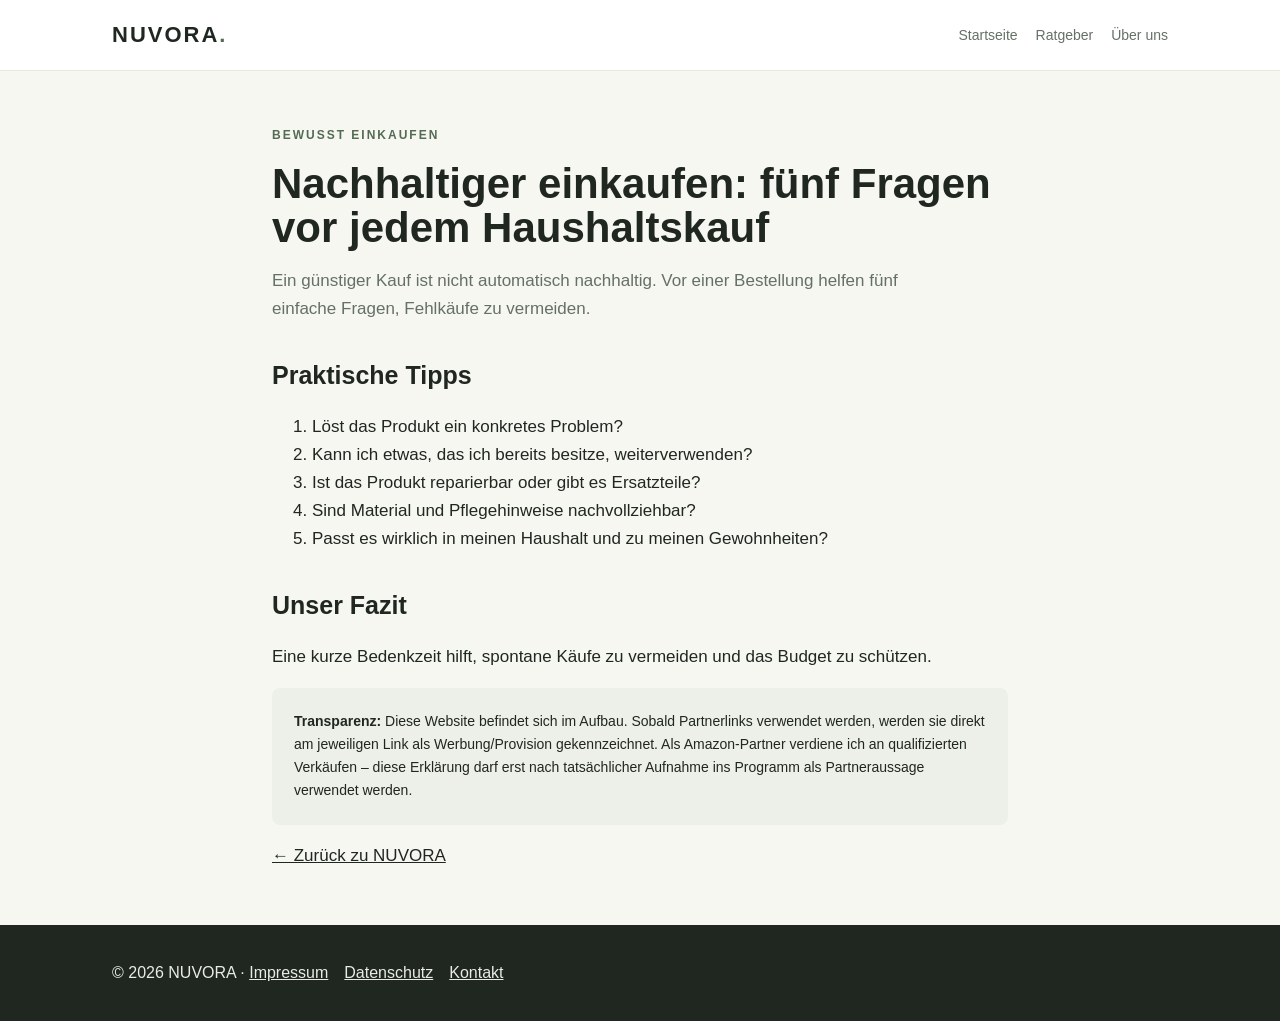
<file: artikel/nachhaltiger-einkaufen-funf-fragen-vor-jedem-haushaltskauf.html>
<!doctype html><html lang="de"><head><meta charset="utf-8"><meta name="viewport" content="width=device-width,initial-scale=1"><title>Nachhaltiger einkaufen: fünf Fragen vor jedem Haushaltskauf | NUVORA</title><meta name="description" content="Ein günstiger Kauf ist nicht automatisch nachhaltig. Vor einer Bestellung helfen fünf einfache Fragen, Fehlkäufe zu vermeiden."><link rel="stylesheet" href="../style.css"></head><body><header><div class="nav"><a class="logo" href="../index.html">NUVORA<span>.</span></a><nav><a href="../index.html">Startseite</a><a href="../index.html#ratgeber">Ratgeber</a><a href="../ueber-uns.html">Über uns</a></nav></div></header><main class="article"><div class="eyebrow">Bewusst einkaufen</div><h1>Nachhaltiger einkaufen: fünf Fragen vor jedem Haushaltskauf</h1><p class="lead">Ein günstiger Kauf ist nicht automatisch nachhaltig. Vor einer Bestellung helfen fünf einfache Fragen, Fehlkäufe zu vermeiden.</p><h2>Praktische Tipps</h2><ol><li>Löst das Produkt ein konkretes Problem?</li><li>Kann ich etwas, das ich bereits besitze, weiterverwenden?</li><li>Ist das Produkt reparierbar oder gibt es Ersatzteile?</li><li>Sind Material und Pflegehinweise nachvollziehbar?</li><li>Passt es wirklich in meinen Haushalt und zu meinen Gewohnheiten?</li></ol><h2>Unser Fazit</h2><p>Eine kurze Bedenkzeit hilft, spontane Käufe zu vermeiden und das Budget zu schützen.</p><div class="notice"><strong>Transparenz:</strong> Diese Website befindet sich im Aufbau. Sobald Partnerlinks verwendet werden, werden sie direkt am jeweiligen Link als Werbung/Provision gekennzeichnet. Als Amazon-Partner verdiene ich an qualifizierten Verkäufen – diese Erklärung darf erst nach tatsächlicher Aufnahme ins Programm als Partneraussage verwendet werden.</div><p><a href="../index.html">← Zurück zu NUVORA</a></p></main><footer><div class="wrap">© 2026 NUVORA · <a href="../impressum.html">Impressum</a><a href="../datenschutz.html">Datenschutz</a><a href="../kontakt.html">Kontakt</a></div></footer></body></html>
</file>
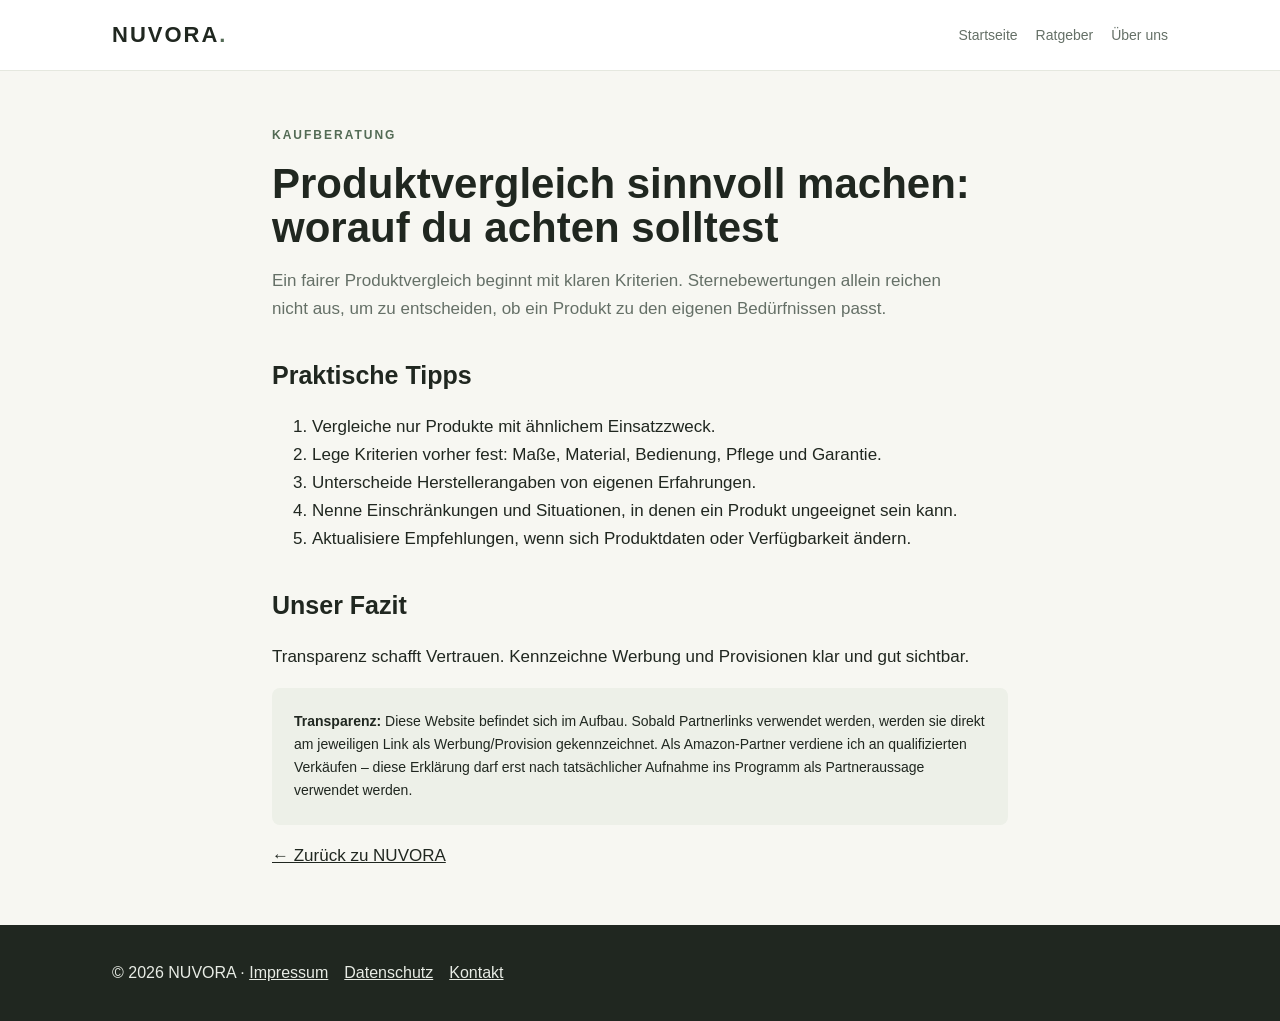
<file: artikel/produktvergleich-sinnvoll-machen-worauf-du-achten-solltest.html>
<!doctype html><html lang="de"><head><meta charset="utf-8"><meta name="viewport" content="width=device-width,initial-scale=1"><title>Produktvergleich sinnvoll machen: worauf du achten solltest | NUVORA</title><meta name="description" content="Ein fairer Produktvergleich beginnt mit klaren Kriterien. Sternebewertungen allein reichen nicht aus, um zu entscheiden, ob ein Produkt zu den eigenen Bedürfnissen passt."><link rel="stylesheet" href="../style.css"></head><body><header><div class="nav"><a class="logo" href="../index.html">NUVORA<span>.</span></a><nav><a href="../index.html">Startseite</a><a href="../index.html#ratgeber">Ratgeber</a><a href="../ueber-uns.html">Über uns</a></nav></div></header><main class="article"><div class="eyebrow">Kaufberatung</div><h1>Produktvergleich sinnvoll machen: worauf du achten solltest</h1><p class="lead">Ein fairer Produktvergleich beginnt mit klaren Kriterien. Sternebewertungen allein reichen nicht aus, um zu entscheiden, ob ein Produkt zu den eigenen Bedürfnissen passt.</p><h2>Praktische Tipps</h2><ol><li>Vergleiche nur Produkte mit ähnlichem Einsatzzweck.</li><li>Lege Kriterien vorher fest: Maße, Material, Bedienung, Pflege und Garantie.</li><li>Unterscheide Herstellerangaben von eigenen Erfahrungen.</li><li>Nenne Einschränkungen und Situationen, in denen ein Produkt ungeeignet sein kann.</li><li>Aktualisiere Empfehlungen, wenn sich Produktdaten oder Verfügbarkeit ändern.</li></ol><h2>Unser Fazit</h2><p>Transparenz schafft Vertrauen. Kennzeichne Werbung und Provisionen klar und gut sichtbar.</p><div class="notice"><strong>Transparenz:</strong> Diese Website befindet sich im Aufbau. Sobald Partnerlinks verwendet werden, werden sie direkt am jeweiligen Link als Werbung/Provision gekennzeichnet. Als Amazon-Partner verdiene ich an qualifizierten Verkäufen – diese Erklärung darf erst nach tatsächlicher Aufnahme ins Programm als Partneraussage verwendet werden.</div><p><a href="../index.html">← Zurück zu NUVORA</a></p></main><footer><div class="wrap">© 2026 NUVORA · <a href="../impressum.html">Impressum</a><a href="../datenschutz.html">Datenschutz</a><a href="../kontakt.html">Kontakt</a></div></footer></body></html>
</file>
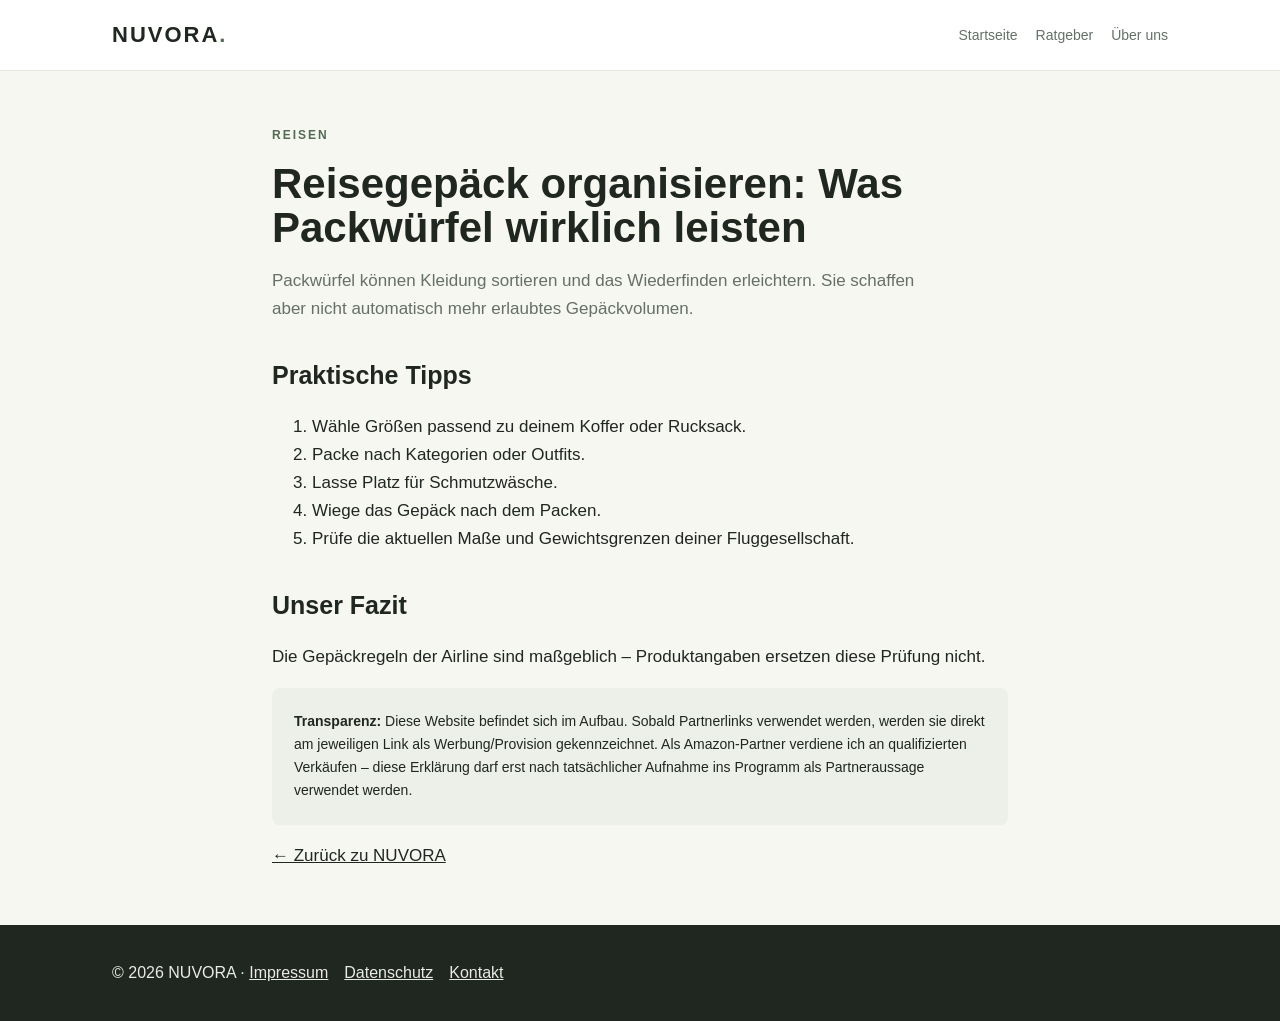
<file: artikel/reisegepack-organisieren-was-packwurfel-wirklich-leisten.html>
<!doctype html><html lang="de"><head><meta charset="utf-8"><meta name="viewport" content="width=device-width,initial-scale=1"><title>Reisegepäck organisieren: Was Packwürfel wirklich leisten | NUVORA</title><meta name="description" content="Packwürfel können Kleidung sortieren und das Wiederfinden erleichtern. Sie schaffen aber nicht automatisch mehr erlaubtes Gepäckvolumen."><link rel="stylesheet" href="../style.css"></head><body><header><div class="nav"><a class="logo" href="../index.html">NUVORA<span>.</span></a><nav><a href="../index.html">Startseite</a><a href="../index.html#ratgeber">Ratgeber</a><a href="../ueber-uns.html">Über uns</a></nav></div></header><main class="article"><div class="eyebrow">Reisen</div><h1>Reisegepäck organisieren: Was Packwürfel wirklich leisten</h1><p class="lead">Packwürfel können Kleidung sortieren und das Wiederfinden erleichtern. Sie schaffen aber nicht automatisch mehr erlaubtes Gepäckvolumen.</p><h2>Praktische Tipps</h2><ol><li>Wähle Größen passend zu deinem Koffer oder Rucksack.</li><li>Packe nach Kategorien oder Outfits.</li><li>Lasse Platz für Schmutzwäsche.</li><li>Wiege das Gepäck nach dem Packen.</li><li>Prüfe die aktuellen Maße und Gewichtsgrenzen deiner Fluggesellschaft.</li></ol><h2>Unser Fazit</h2><p>Die Gepäckregeln der Airline sind maßgeblich – Produktangaben ersetzen diese Prüfung nicht.</p><div class="notice"><strong>Transparenz:</strong> Diese Website befindet sich im Aufbau. Sobald Partnerlinks verwendet werden, werden sie direkt am jeweiligen Link als Werbung/Provision gekennzeichnet. Als Amazon-Partner verdiene ich an qualifizierten Verkäufen – diese Erklärung darf erst nach tatsächlicher Aufnahme ins Programm als Partneraussage verwendet werden.</div><p><a href="../index.html">← Zurück zu NUVORA</a></p></main><footer><div class="wrap">© 2026 NUVORA · <a href="../impressum.html">Impressum</a><a href="../datenschutz.html">Datenschutz</a><a href="../kontakt.html">Kontakt</a></div></footer></body></html>
</file>
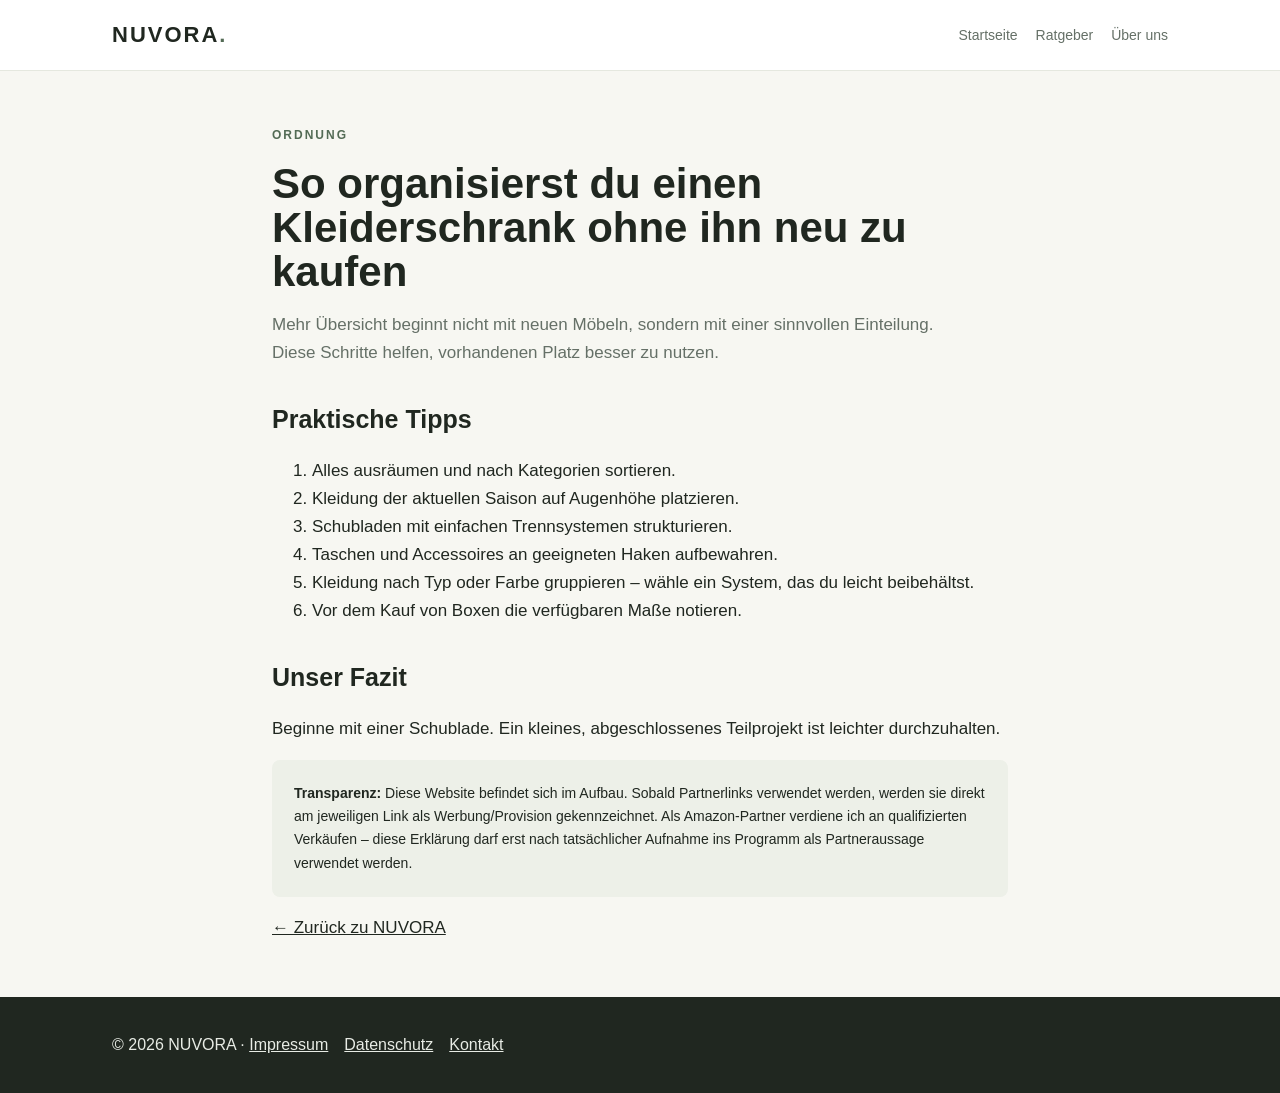
<file: artikel/so-organisierst-du-einen-kleiderschrank-ohne-ihn-neu-zu-kaufen.html>
<!doctype html><html lang="de"><head><meta charset="utf-8"><meta name="viewport" content="width=device-width,initial-scale=1"><title>So organisierst du einen Kleiderschrank ohne ihn neu zu kaufen | NUVORA</title><meta name="description" content="Mehr Übersicht beginnt nicht mit neuen Möbeln, sondern mit einer sinnvollen Einteilung. Diese Schritte helfen, vorhandenen Platz besser zu nutzen."><link rel="stylesheet" href="../style.css"></head><body><header><div class="nav"><a class="logo" href="../index.html">NUVORA<span>.</span></a><nav><a href="../index.html">Startseite</a><a href="../index.html#ratgeber">Ratgeber</a><a href="../ueber-uns.html">Über uns</a></nav></div></header><main class="article"><div class="eyebrow">Ordnung</div><h1>So organisierst du einen Kleiderschrank ohne ihn neu zu kaufen</h1><p class="lead">Mehr Übersicht beginnt nicht mit neuen Möbeln, sondern mit einer sinnvollen Einteilung. Diese Schritte helfen, vorhandenen Platz besser zu nutzen.</p><h2>Praktische Tipps</h2><ol><li>Alles ausräumen und nach Kategorien sortieren.</li><li>Kleidung der aktuellen Saison auf Augenhöhe platzieren.</li><li>Schubladen mit einfachen Trennsystemen strukturieren.</li><li>Taschen und Accessoires an geeigneten Haken aufbewahren.</li><li>Kleidung nach Typ oder Farbe gruppieren – wähle ein System, das du leicht beibehältst.</li><li>Vor dem Kauf von Boxen die verfügbaren Maße notieren.</li></ol><h2>Unser Fazit</h2><p>Beginne mit einer Schublade. Ein kleines, abgeschlossenes Teilprojekt ist leichter durchzuhalten.</p><div class="notice"><strong>Transparenz:</strong> Diese Website befindet sich im Aufbau. Sobald Partnerlinks verwendet werden, werden sie direkt am jeweiligen Link als Werbung/Provision gekennzeichnet. Als Amazon-Partner verdiene ich an qualifizierten Verkäufen – diese Erklärung darf erst nach tatsächlicher Aufnahme ins Programm als Partneraussage verwendet werden.</div><p><a href="../index.html">← Zurück zu NUVORA</a></p></main><footer><div class="wrap">© 2026 NUVORA · <a href="../impressum.html">Impressum</a><a href="../datenschutz.html">Datenschutz</a><a href="../kontakt.html">Kontakt</a></div></footer></body></html>
</file>
<file: style.css>
:root{--ink:#202720;--muted:#657067;--paper:#f7f7f2;--card:#fff;--green:#536b55;--line:#e5e8df}
*{box-sizing:border-box}body{margin:0;background:var(--paper);color:var(--ink);font:16px/1.65 Arial, sans-serif}
a{color:inherit}header{background:#fff;border-bottom:1px solid var(--line);position:sticky;top:0;z-index:5}
.nav{max-width:1100px;margin:auto;padding:17px 22px;display:flex;justify-content:space-between;align-items:center;gap:20px}
.logo{text-decoration:none;font-size:22px;font-weight:800;letter-spacing:2px}.logo span{color:var(--green)}
nav{display:flex;gap:18px;flex-wrap:wrap}nav a{text-decoration:none;color:var(--muted);font-size:14px}
.wrap{max-width:1100px;margin:auto;padding:0 22px}.hero{padding:76px 0 60px;background:linear-gradient(120deg,#edf0e8,#f8f8f4)}
.eyebrow{text-transform:uppercase;letter-spacing:2px;color:var(--green);font-size:12px;font-weight:bold}
h1{font-size:clamp(36px,6vw,62px);line-height:1.05;max-width:760px;margin:16px 0}
.lead{font-size:19px;color:var(--muted);max-width:680px}.button{display:inline-block;background:var(--green);color:#fff;padding:12px 19px;text-decoration:none;border-radius:5px;margin-top:14px}
section{padding:52px 0}.section-head{display:flex;justify-content:space-between;align-items:end;gap:20px;margin-bottom:22px}
h2{font-size:30px;margin:0 0 8px}.muted{color:var(--muted)}
.grid{display:grid;grid-template-columns:repeat(3,1fr);gap:18px}
.card{background:var(--card);border:1px solid var(--line);border-radius:9px;padding:22px;display:flex;flex-direction:column;min-height:220px}
.tag{font-size:11px;letter-spacing:1px;text-transform:uppercase;color:var(--green);font-weight:bold}
.card h3{font-size:20px;line-height:1.25;margin:12px 0}.card p{color:var(--muted);margin:0 0 18px}.card a{margin-top:auto;color:var(--green);font-weight:bold;text-decoration:none}
.notice{background:#edf0e8;padding:22px;border-radius:8px;font-size:14px}
footer{background:#202720;color:#e8ece5;padding:35px 0;margin-top:30px}footer a{color:#e8ece5;margin-right:16px}
.article{max-width:780px;margin:55px auto;padding:0 22px}.article h1{font-size:42px}.article h2{font-size:25px;margin-top:32px}.article p,.article li{font-size:17px}
@media(max-width:760px){.grid{grid-template-columns:1fr}.nav{align-items:flex-start;flex-direction:column}.hero{padding:55px 0 42px}.section-head{display:block}}
</file>
